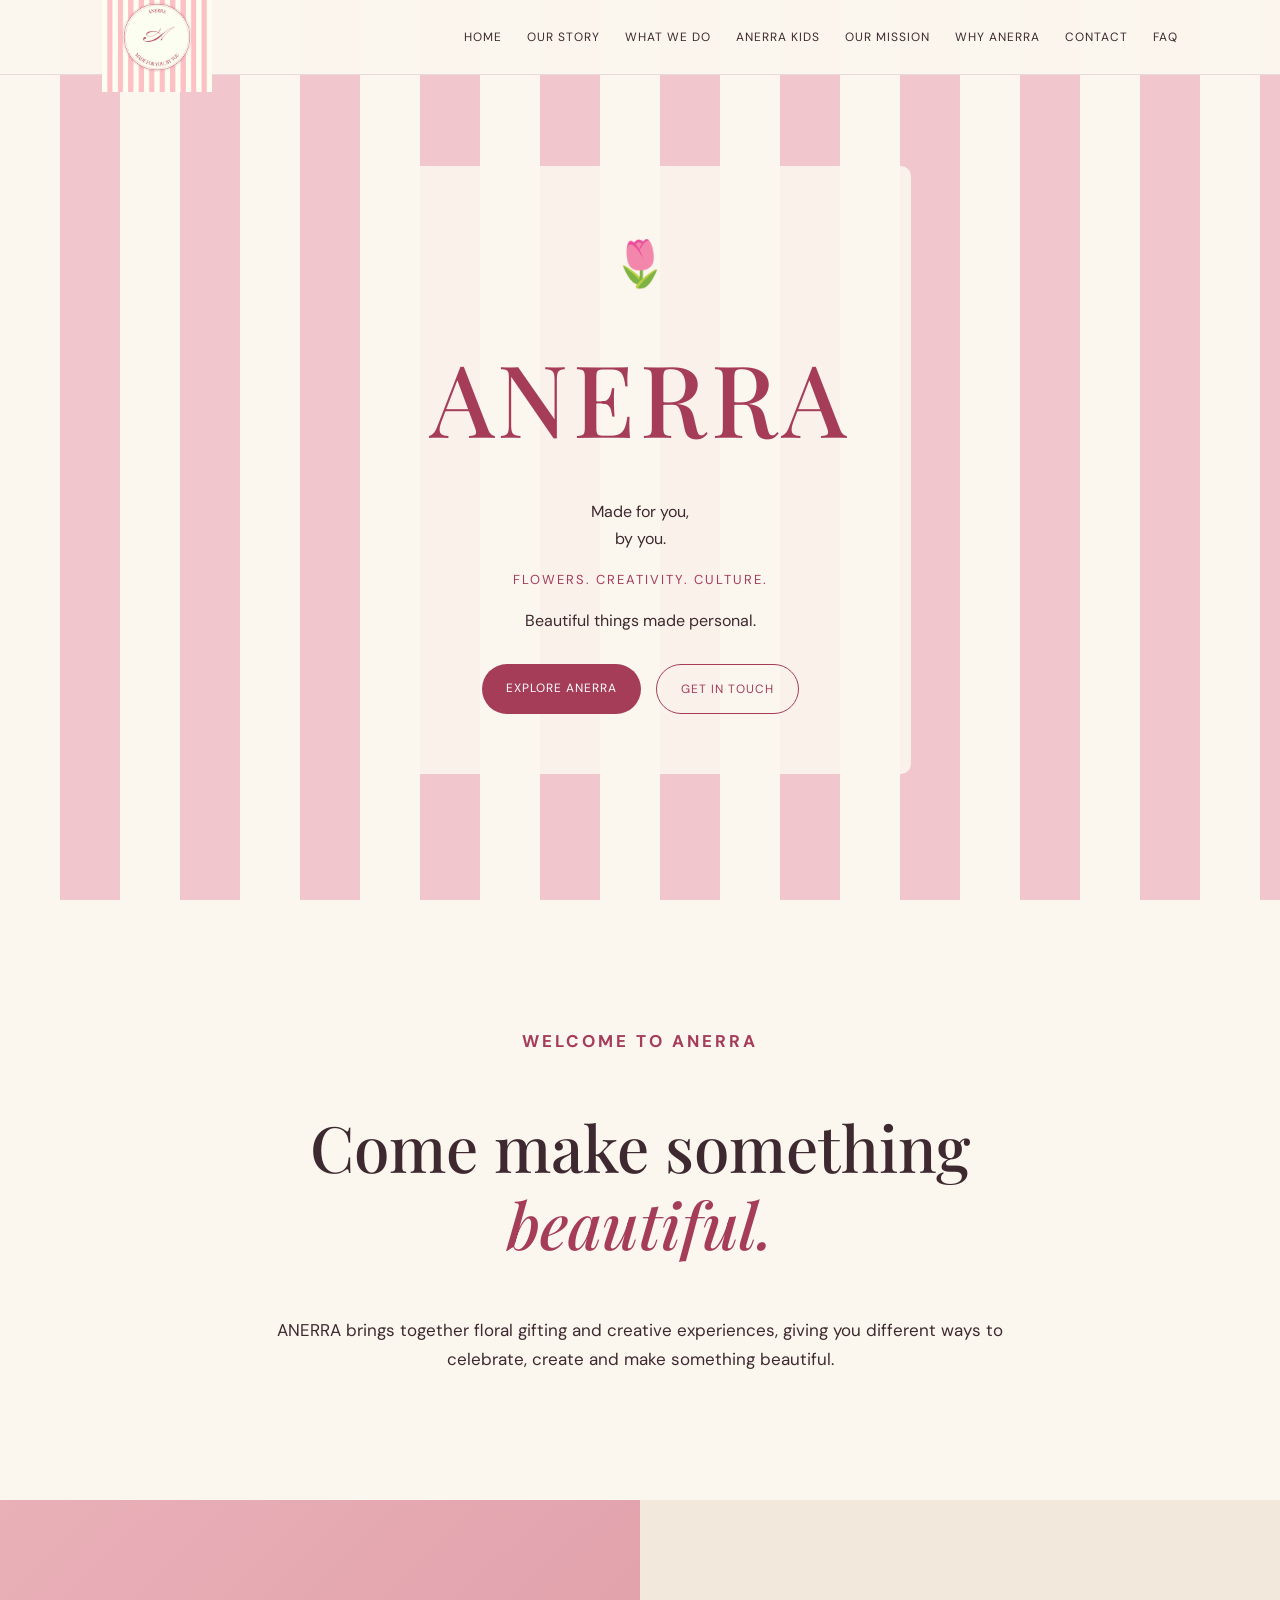
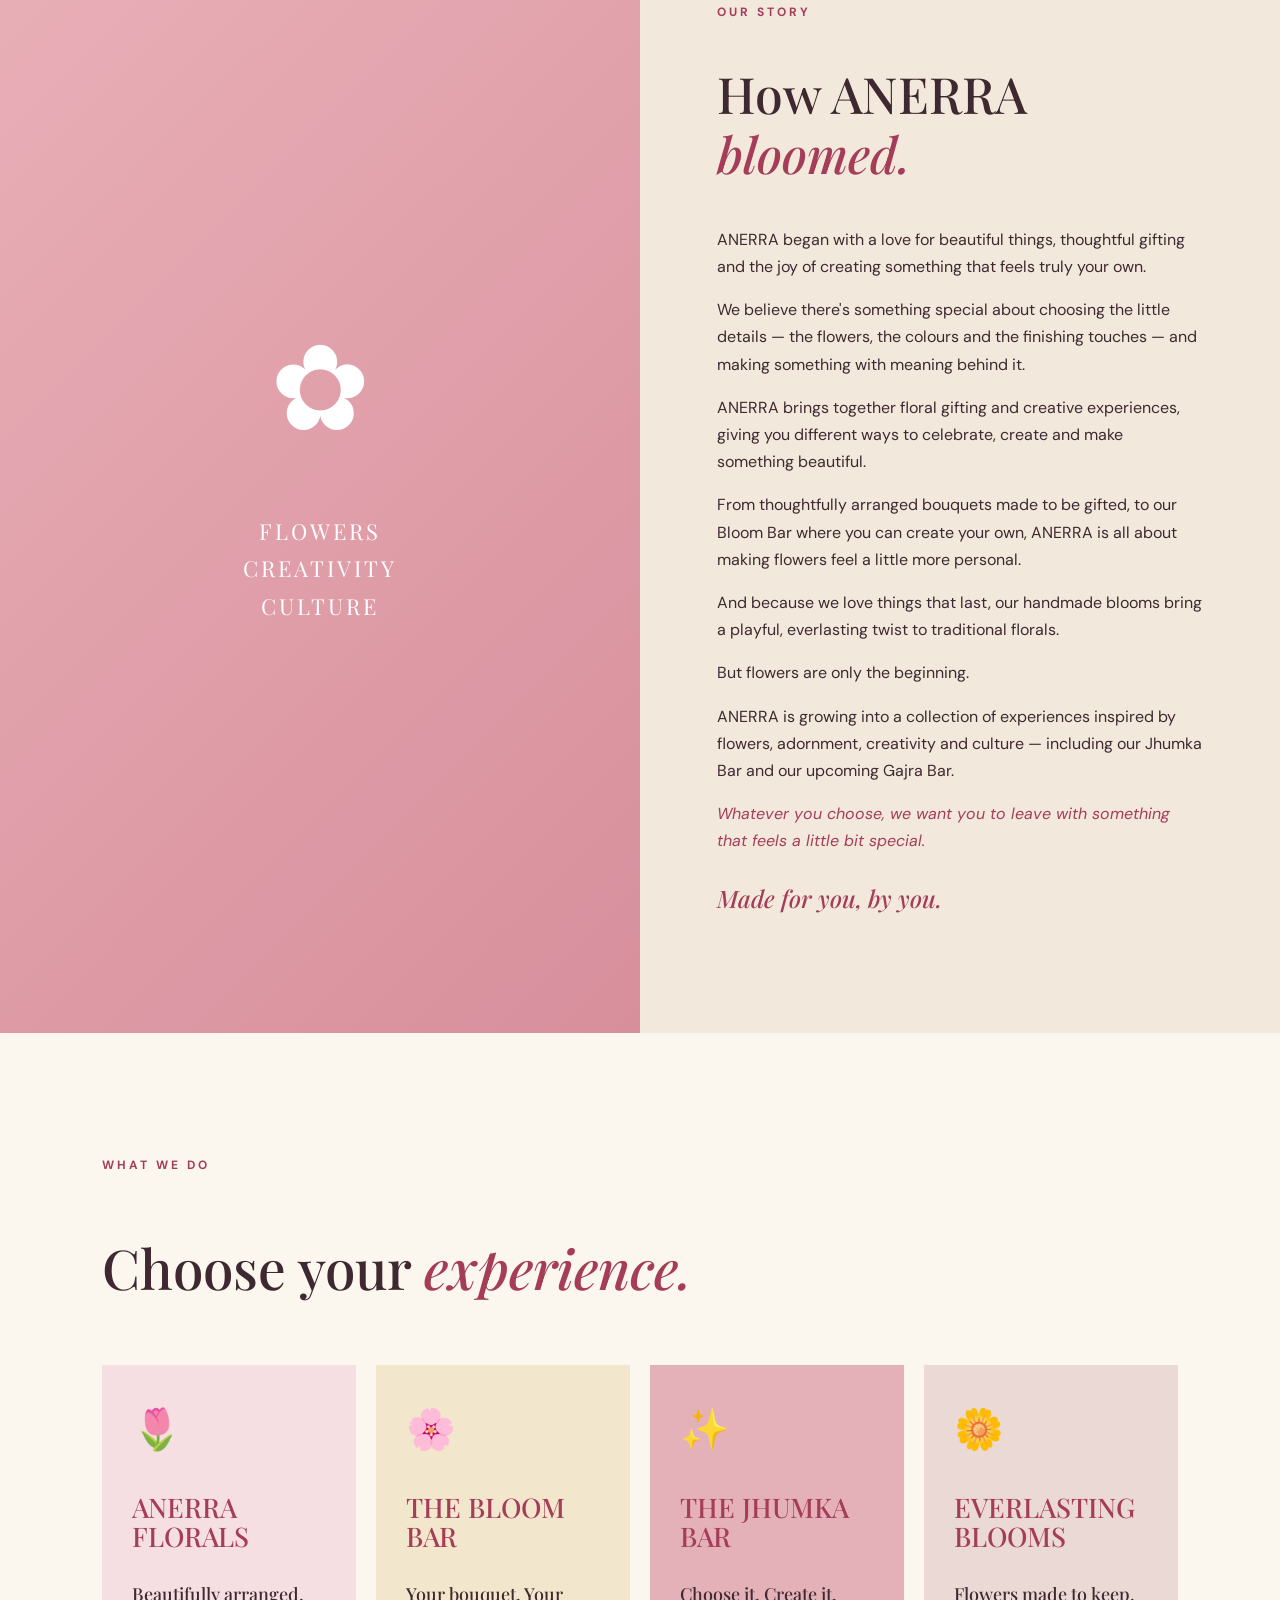
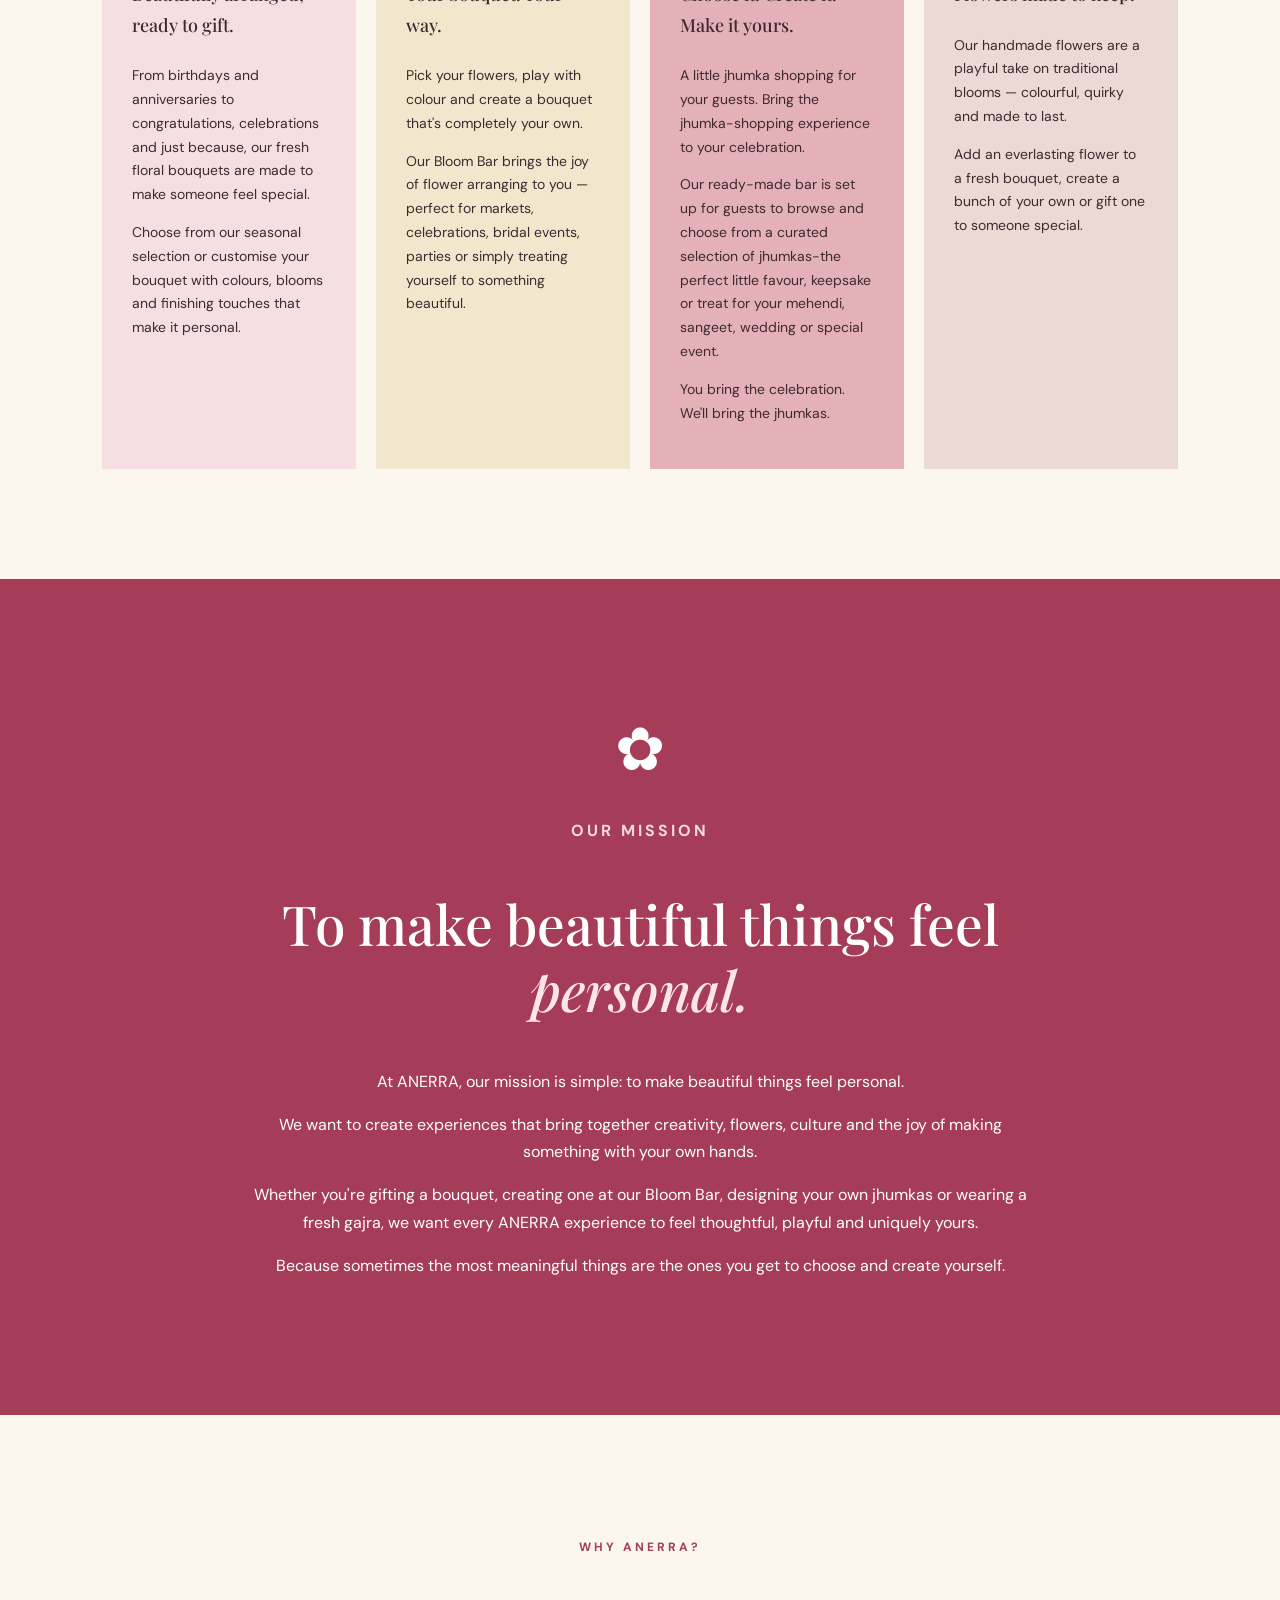
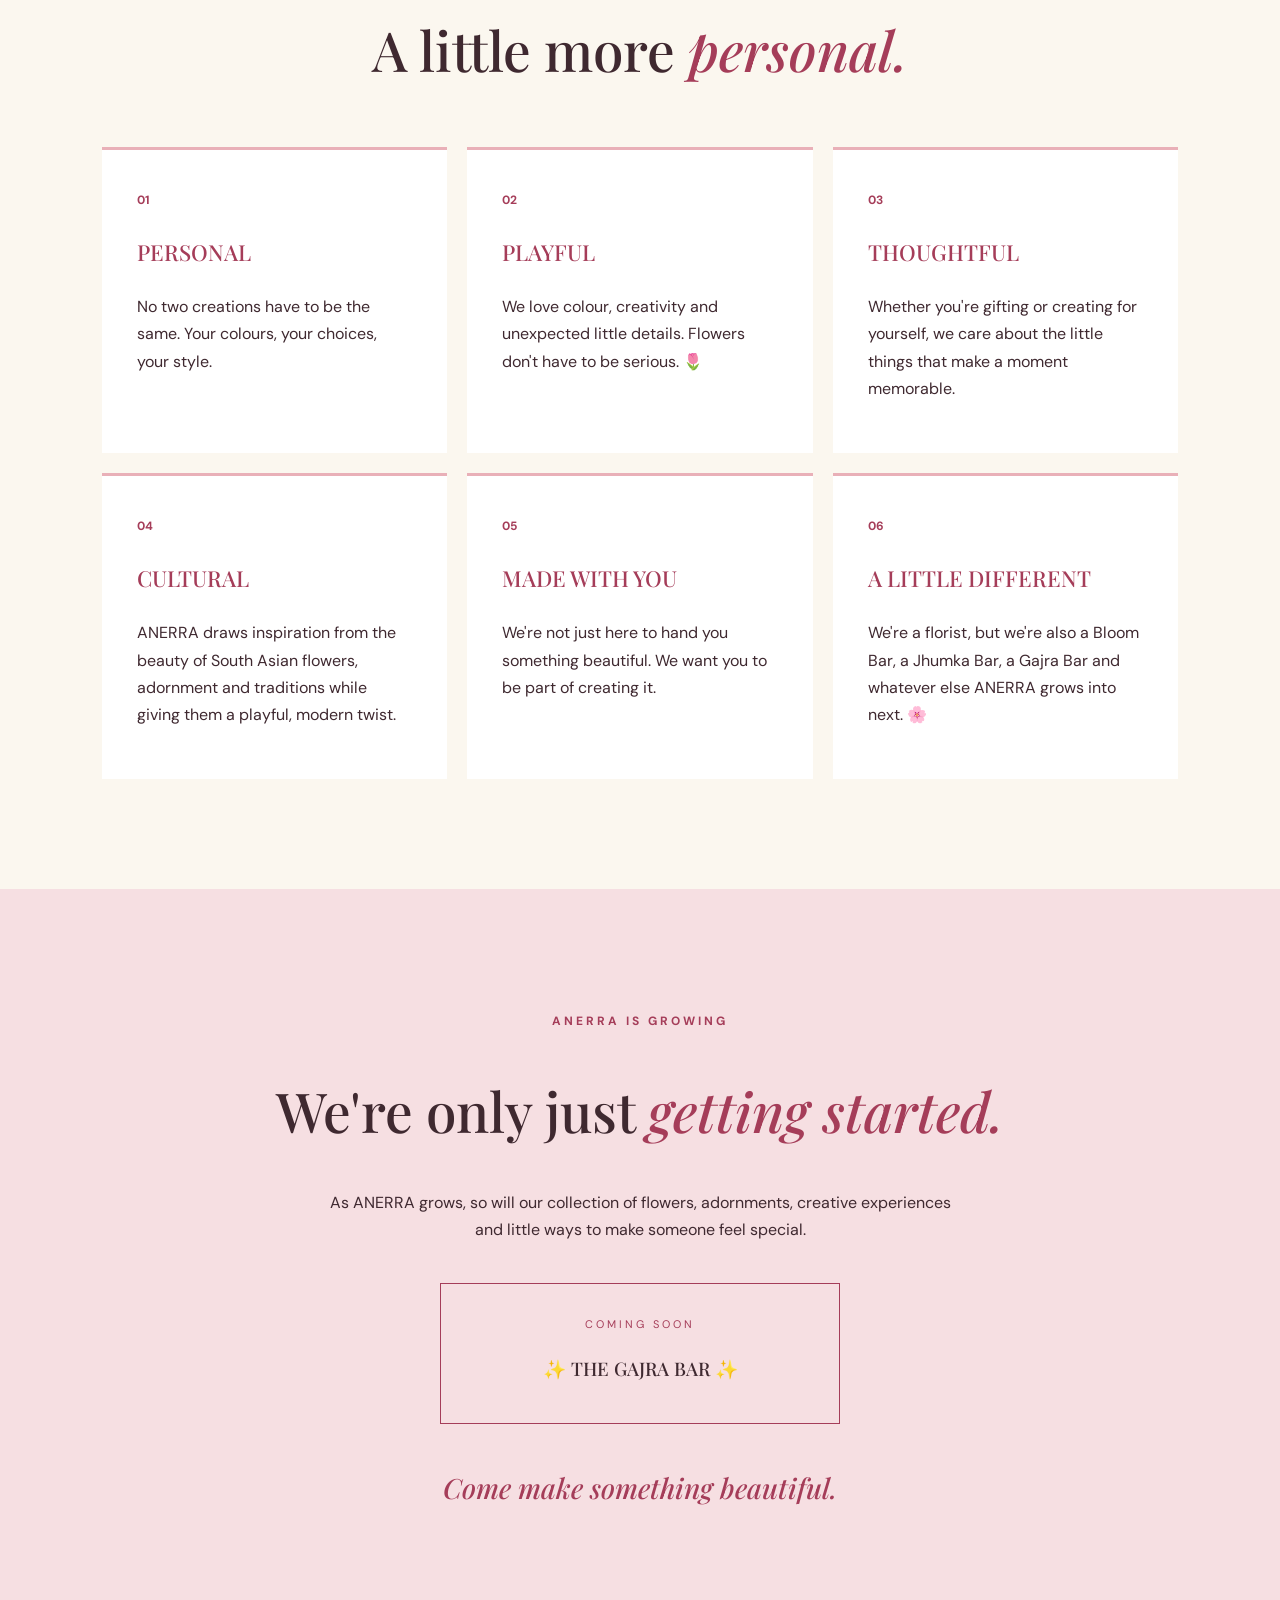
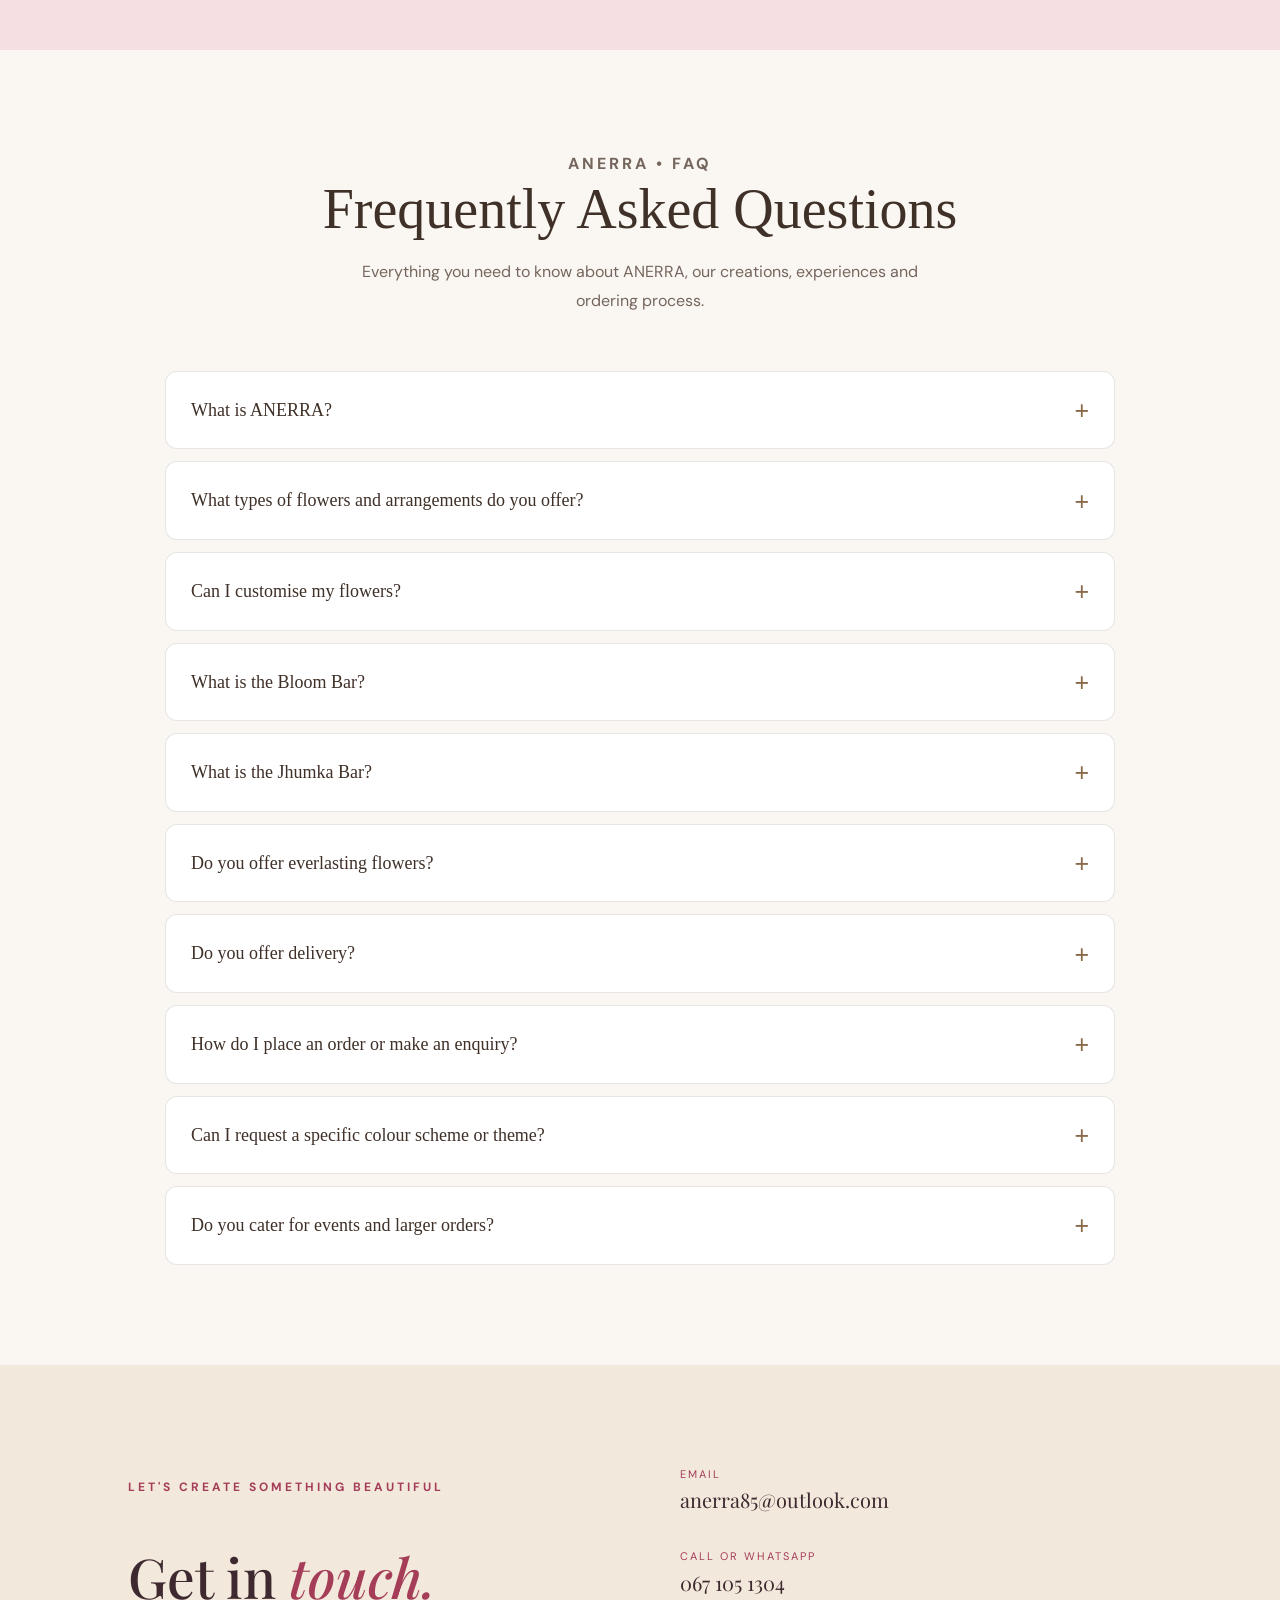
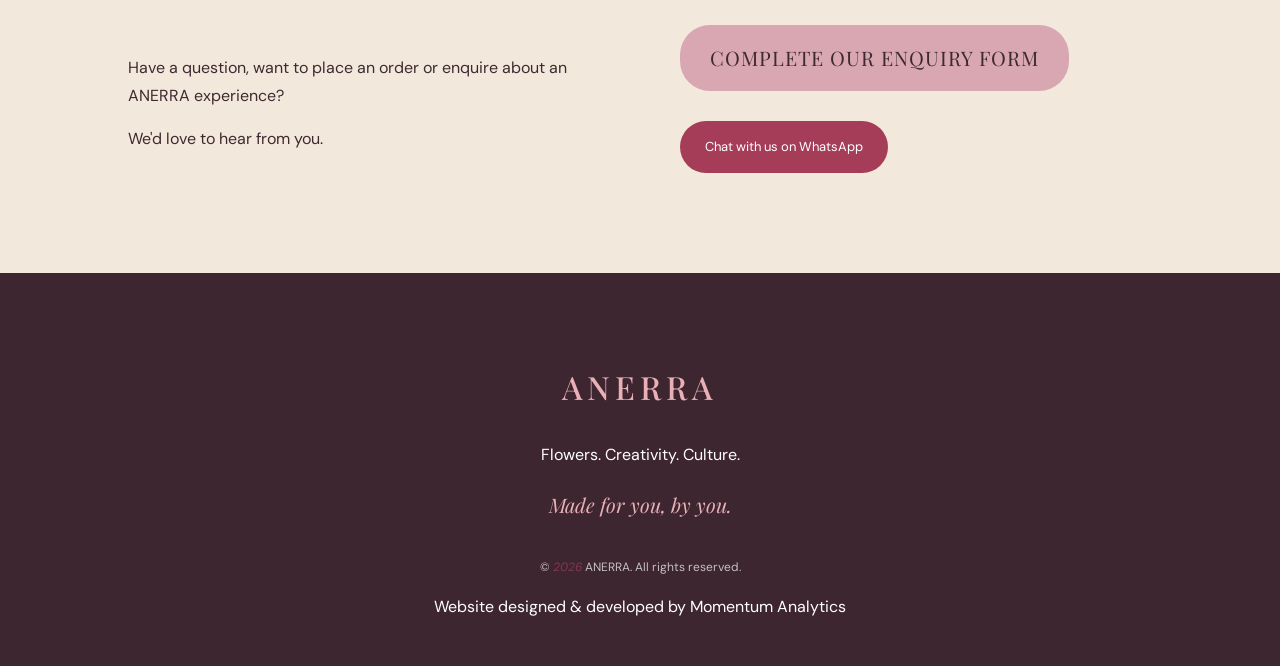
<file: index.html>
<!DOCTYPE html>
<html lang="en">
<head>
    
    <meta charset="UTF-8">
    <meta name="viewport" content="width=device-width, initial-scale=1.0">

    <meta name="description" content="ANERRA offers beautiful flowers, floral gifting, custom gifts and creative experiences. Made for you, by you.">

    <meta name="keywords" content="ANERRA, flowers, floral gifts, flower gifting, custom gifts, creative gifts, flowers South Africa">

    <meta name="author" content="ANERRA">

    <title>ANERRA | Flowers, Gifting & Beautiful Experiences</title>

    <meta property="og:title" content="ANERRA | Made for you, by you">
    <meta property="og:description" content="Flowers. Creativity. Culture. Beautiful things made personal.">
    <meta property="og:image" content="https://www.anerra.co.za/anerra-logo.jpg">
    <meta property="og:url" content="https://www.anerra.co.za">
    <meta property="og:type" content="website">
<link rel="canonical" href="https://www.anerra.co.za/">
    <link rel="stylesheet" href="style.css">
    
</head>

<body>

    <!-- NAVIGATION -->
    <header>
        <div class="logo">
    <img src="anerra-logo.jpg" alt="ANERRA Logo">
</div>

        <nav id="navMenu">
            <a href="#home">Home</a>
            <a href="#story">Our Story</a>
            <a href="#services">What We Do</a>
            <a href="anerra-kids.html">ANERRA Kids</a>
            <a href="#mission">Our Mission</a>
            <a href="#why">Why ANERRA</a>
            <a href="#contact">Contact</a>
            <a href="#faq">FAQ</a>
        </nav>

        <button class="menu-button" onclick="toggleMenu()">☰</button>
    </header>


    <!-- HERO SECTION -->
    <section id="home" class="hero">

        <div class="hero-content">

            <div class="flower-icon">🌷</div>

            <h1>ANERRA</h1>
            <p>Made for you,<br>by you.</p>
            

            <p class="hero-text">
                Flowers. Creativity. Culture.
            </p>

            <p>
                Beautiful things made personal.
            </p>

            <div class="hero-buttons">
                <a href="#services" class="btn primary">
                    Explore ANERRA
                </a>

                <a href="#contact" class="btn secondary">
                    Get in Touch
                </a>
            </div>

        </div>

    </section>


    <!-- INTRO -->
    <section class="intro">

        <p class="section-title">
            WELCOME TO ANERRA
        </p>

        <h2>
            Come make something
            <span>beautiful.</span>
        </h2>

        <p>
            ANERRA brings together floral gifting and creative
            experiences, giving you different ways to celebrate,
            create and make something beautiful.
        </p>

    </section>


    <!-- OUR STORY -->
    <section id="story" class="story">

        <div class="story-left">

            <div class="big-flower">✿</div>

            <p>
                FLOWERS<br>
                CREATIVITY<br>
                CULTURE
            </p>

        </div>


        <div class="story-right">

            <p class="section-title">
                OUR STORY
            </p>

            <h2>
                How ANERRA
                <span>bloomed.</span>
            </h2>

            <p>
                ANERRA began with a love for beautiful things,
                thoughtful gifting and the joy of creating something
                that feels truly your own.
            </p>

            <p>
                We believe there's something special about choosing
                the little details — the flowers, the colours and
                the finishing touches — and making something with
                meaning behind it.
            </p>

            <p>
                ANERRA brings together floral gifting and creative
                experiences, giving you different ways to celebrate,
                create and make something beautiful.
            </p>

            <p>
                From thoughtfully arranged bouquets made to be gifted,
                to our Bloom Bar where you can create your own,
                ANERRA is all about making flowers feel a little
                more personal.
            </p>

            <p>
                And because we love things that last, our handmade
                blooms bring a playful, everlasting
                twist to traditional florals.
            </p>

            <p>
                But flowers are only the beginning.
            </p>

            <p>
                ANERRA is growing into a collection of experiences
                inspired by flowers, adornment, creativity and culture
                — including our Jhumka Bar and our upcoming Gajra Bar.
            </p>

            <p class="highlight">
                Whatever you choose, we want you to leave with
                something that feels a little bit special.
            </p>

            <h3>
                Made for you, by you.
            </h3>

        </div>

    </section>


    <!-- WHAT WE DO -->
    <section id="services" class="services">

        <p class="section-title">
            WHAT WE DO
        </p>

        <h2>
            Choose your
            <span>experience.</span>
        </h2>


        <div class="service-grid">


            <!-- ANERRA FLORALS -->
            <div class="service-card">

                <div class="service-icon">🌷</div>

                <h3>ANERRA FLORALS</h3>

                <h4>
                    Beautifully arranged,
                    ready to gift.
                </h4>

                <p>
                    From birthdays and anniversaries to congratulations,
                    celebrations and just because, our fresh floral
                    bouquets are made to make someone feel special.
                </p>

                <p>
                    Choose from our seasonal selection or customise
                    your bouquet with colours, blooms and finishing
                    touches that make it personal.
                </p>

            </div>


            <!-- BLOOM BAR -->
            <div class="service-card">

                <div class="service-icon">🌸</div>

                <h3>THE BLOOM BAR</h3>

                <h4>
                    Your bouquet.
                    Your way.
                </h4>

                <p>
                    Pick your flowers, play with colour and create
                    a bouquet that's completely your own.
                </p>

                <p>
                    Our Bloom Bar brings the joy of flower arranging
                    to you — perfect for markets, celebrations,
                    bridal events, parties or simply treating yourself
                    to something beautiful.
                </p>

            </div>


            <!-- JHUMKA BAR -->
            <div class="service-card">

                <div class="service-icon">✨</div>

                <h3>THE JHUMKA BAR</h3>

                <h4>
                    Choose it.
                    Create it.
                    Make it yours.
                </h4>

                <p>
                    A little jhumka shopping for your guests.
                    Bring the jhumka-shopping experience to your celebration.
                </p>

                <p>
                    Our ready-made bar is set up for guests to browse
                    and choose from a curated selection of jhumkas-the perfect little favour,
                    keepsake or treat for your mehendi, sangeet, wedding or special event.
                </p>

                <p>
                    You bring the celebration.
                We'll bring the jhumkas.
                </p>

            </div>


            <!-- EVERLASTING BLOOMS -->
            <div class="service-card">

                <div class="service-icon">🌼</div>

                <h3>EVERLASTING BLOOMS</h3>

                <h4>
                    Flowers made to keep.
                </h4>

                <p>
                    Our handmade flowers are a playful take on
                    traditional blooms — colourful, quirky and
                    made to last.
                </p>

                <p>
                    Add an everlasting flower to a fresh bouquet,
                    create a bunch of your own or gift one to
                    someone special.
                </p>

            </div>

        </div>

    </section>


    <!-- MISSION -->
    <section id="mission" class="mission">

        <div class="mission-content">

            <div class="mission-flower">✿</div>

            <p class="section-title light">
                OUR MISSION
            </p>

            <h2>
                To make beautiful things
                feel <span>personal.</span>
            </h2>

            <p>
                At ANERRA, our mission is simple:
                to make beautiful things feel personal.
            </p>

            <p>
                We want to create experiences that bring together
                creativity, flowers, culture and the joy of making
                something with your own hands.
            </p>

            <p>
                Whether you're gifting a bouquet, creating one at
                our Bloom Bar, designing your own jhumkas or wearing
                a fresh gajra, we want every ANERRA experience to
                feel thoughtful, playful and uniquely yours.
            </p>

            <p>
                Because sometimes the most meaningful things are the
                ones you get to choose and create yourself.
            </p>

        </div>

    </section>


    <!-- WHY ANERRA -->
    <section id="why" class="why">

        <p class="section-title">
            WHY ANERRA?
        </p>

        <h2>
            A little more
            <span>personal.</span>
        </h2>


        <div class="why-grid">


            <div class="why-card">

                <span>01</span>

                <h3>PERSONAL</h3>

                <p>
                    No two creations have to be the same.
                    Your colours, your choices, your style.
                </p>

            </div>


            <div class="why-card">

                <span>02</span>

                <h3>PLAYFUL</h3>

                <p>
                    We love colour, creativity and unexpected
                    little details. Flowers don't have to
                    be serious. 🌷
                </p>

            </div>


            <div class="why-card">

                <span>03</span>

                <h3>THOUGHTFUL</h3>

                <p>
                    Whether you're gifting or creating for yourself,
                    we care about the little things that make a
                    moment memorable.
                </p>

            </div>


            <div class="why-card">

                <span>04</span>

                <h3>CULTURAL</h3>

                <p>
                    ANERRA draws inspiration from the beauty of
                    South Asian flowers, adornment and traditions
                    while giving them a playful, modern twist.
                </p>

            </div>


            <div class="why-card">

                <span>05</span>

                <h3>MADE WITH YOU</h3>

                <p>
                    We're not just here to hand you something
                    beautiful. We want you to be part of creating it.
                </p>

            </div>


            <div class="why-card">

                <span>06</span>

                <h3>A LITTLE DIFFERENT</h3>

                <p>
                    We're a florist, but we're also a Bloom Bar,
                    a Jhumka Bar, a Gajra Bar and whatever else
                    ANERRA grows into next. 🌸
                </p>

            </div>

        </div>

    </section>


    <!-- ANERRA IS GROWING -->
    <section class="growing">

        <p class="section-title">
            ANERRA IS GROWING
        </p>

        <h2>
            We're only just
            <span>getting started.</span>
        </h2>

        <p>
            As ANERRA grows, so will our collection of flowers,
            adornments, creative experiences and little ways to
            make someone feel special.
        </p>

        <div class="coming-soon">

            <p>COMING SOON</p>

            <h3>
                ✨ THE GAJRA BAR ✨
            </h3>

        </div>

        <h3 class="make-beautiful">
            Come make something beautiful.
        </h3>

    </section>

    <!-- FAQ SECTION START --> 
    <section class="anerra-faq" id="faq">
  <div class="faq-container">

    <div class="faq-heading">
      <p class="faq-eyebrow">ANERRA • FAQ</p>
      <h2>Frequently Asked Questions</h2>
      <p>
        Everything you need to know about ANERRA, our creations,
        experiences and ordering process.
      </p>
    </div>

    <div class="faq-list">

      <details class="faq-item">
        <summary>What is ANERRA?</summary>
        <div class="faq-answer">
          <p>
            ANERRA is a creative floral brand offering personalised floral
            arrangements, floral experiences and culturally inspired creations
            designed to make special moments memorable.
          </p>
        </div>
      </details>

      <details class="faq-item">
        <summary>What types of flowers and arrangements do you offer?</summary>
        <div class="faq-answer">
          <p>
            We offer a range of fresh and everlasting floral arrangements,
            with designs that can be personalised to suit your occasion,
            style and preferences.
          </p>
        </div>
      </details>

      <details class="faq-item">
        <summary>Can I customise my flowers?</summary>
        <div class="faq-answer">
          <p>
            Yes. ANERRA is all about personalisation. You can discuss your
            preferred colours, flowers, style, size and overall look with us.
          </p>
        </div>
      </details>

      <details class="faq-item">
        <summary>What is the Bloom Bar?</summary>
        <div class="faq-answer">
          <p>
            The Bloom Bar is a creative floral experience where you can have
            fun designing and creating your own floral arrangement.
          </p>
        </div>
      </details>

      <details class="faq-item">
        <summary>What is the Jhumka Bar?</summary>
        <div class="faq-answer">
          <p>
            The Jhumka Bar is a creative experience inspired by traditional
            South Asian jewellery, allowing you to explore and personalise
            jhumka designs.
          </p>
        </div>
      </details>

      <details class="faq-item">
        <summary>Do you offer everlasting flowers?</summary>
        <div class="faq-answer">
          <p>
            Yes. Our Everlasting Blooms are designed to provide a longer-lasting
            alternative to fresh flowers, making them ideal as keepsakes or
            meaningful gifts.
          </p>
        </div>
      </details>

      <details class="faq-item">
        <summary>Do you offer delivery?</summary>
        <div class="faq-answer">
          <p>
            Delivery options depend on your location and the type of order.
            Please contact us with your requirements so we can confirm
            availability.
          </p>
        </div>
      </details>

      <details class="faq-item">
        <summary>How do I place an order or make an enquiry?</summary>
        <div class="faq-answer">
          <p>
            Simply contact ANERRA through the enquiry form, WhatsApp or the
            contact details provided on our website. Tell us what you're
            looking for and we'll assist you from there.
          </p>
        </div>
      </details>

      <details class="faq-item">
        <summary>Can I request a specific colour scheme or theme?</summary>
        <div class="faq-answer">
          <p>
            Yes. Let us know your preferred colours, theme or inspiration,
            and we'll do our best to create something that reflects your vision.
          </p>
        </div>
      </details>

      <details class="faq-item">
        <summary>Do you cater for events and larger orders?</summary>
        <div class="faq-answer">
          <p>
            Yes. If you're planning an event or require multiple arrangements,
            contact us with the details and we'll discuss your requirements.
          </p>
        </div>
      </details>

    </div>

    
</section>
    <!-- CONTACT -->
    <section id="contact" class="contact">

        <div class="contact-left">

            <p class="section-title">
                LET'S CREATE SOMETHING BEAUTIFUL
            </p>

            <h2>
                Get in
                <span>touch.</span>
            </h2>

            <p>
                Have a question, want to place an order or enquire
                about an ANERRA experience?
            </p>

            <p>
                We'd love to hear from you.
            </p>

        </div>


        <div class="contact-right">

            <div class="contact-item">

                <small>EMAIL</small>

                <a href="mailto:anerra85@outlook.com">
                    anerra85@outlook.com
                </a>

            </div>


            <div class="contact-item">

                <small>CALL OR WHATSAPP</small>

                <a href="tel:+27671051304">
                    067 105 1304
                </a>
<div class="contact-form">
    <a 
    href="https://forms.cloud.microsoft/Pages/ResponsePage.aspx?id=DQSIkWdsW0yxEjajBLZtrQAAAAAAAAAAAAMAAbWngcNUODVRSzFQTEZISlQ4MjRUTUg4UUhLSzVNRi4u"
    class="form-btn"
    target="_blank">
    COMPLETE OUR ENQUIRY FORM
</a>
</div>
            </div>


            <a
                href="https://wa.me/27671051304?text=Hello%20ANERRA%2C%20I%20would%20like%20to%20enquire."
                class="whatsapp-btn"
                target="_blank">

                Chat with us on WhatsApp

            </a>

        </div>

    </section>


    <!-- FOOTER -->
    <footer>

        <h2>ANERRA</h2>

        <p>
            Flowers. Creativity. Culture.
        </p>

        <p class="footer-slogan">
            Made for you, by you.
        </p>

        <p class="copyright">
            © <span id="year"></span> ANERRA.
            All rights reserved.
        </p>
        <p class="managed-by">Website designed & developed by Momentum Analytics</p>

    </footer>


    <script src="script.js"></script>

</body>
</html>
</file>
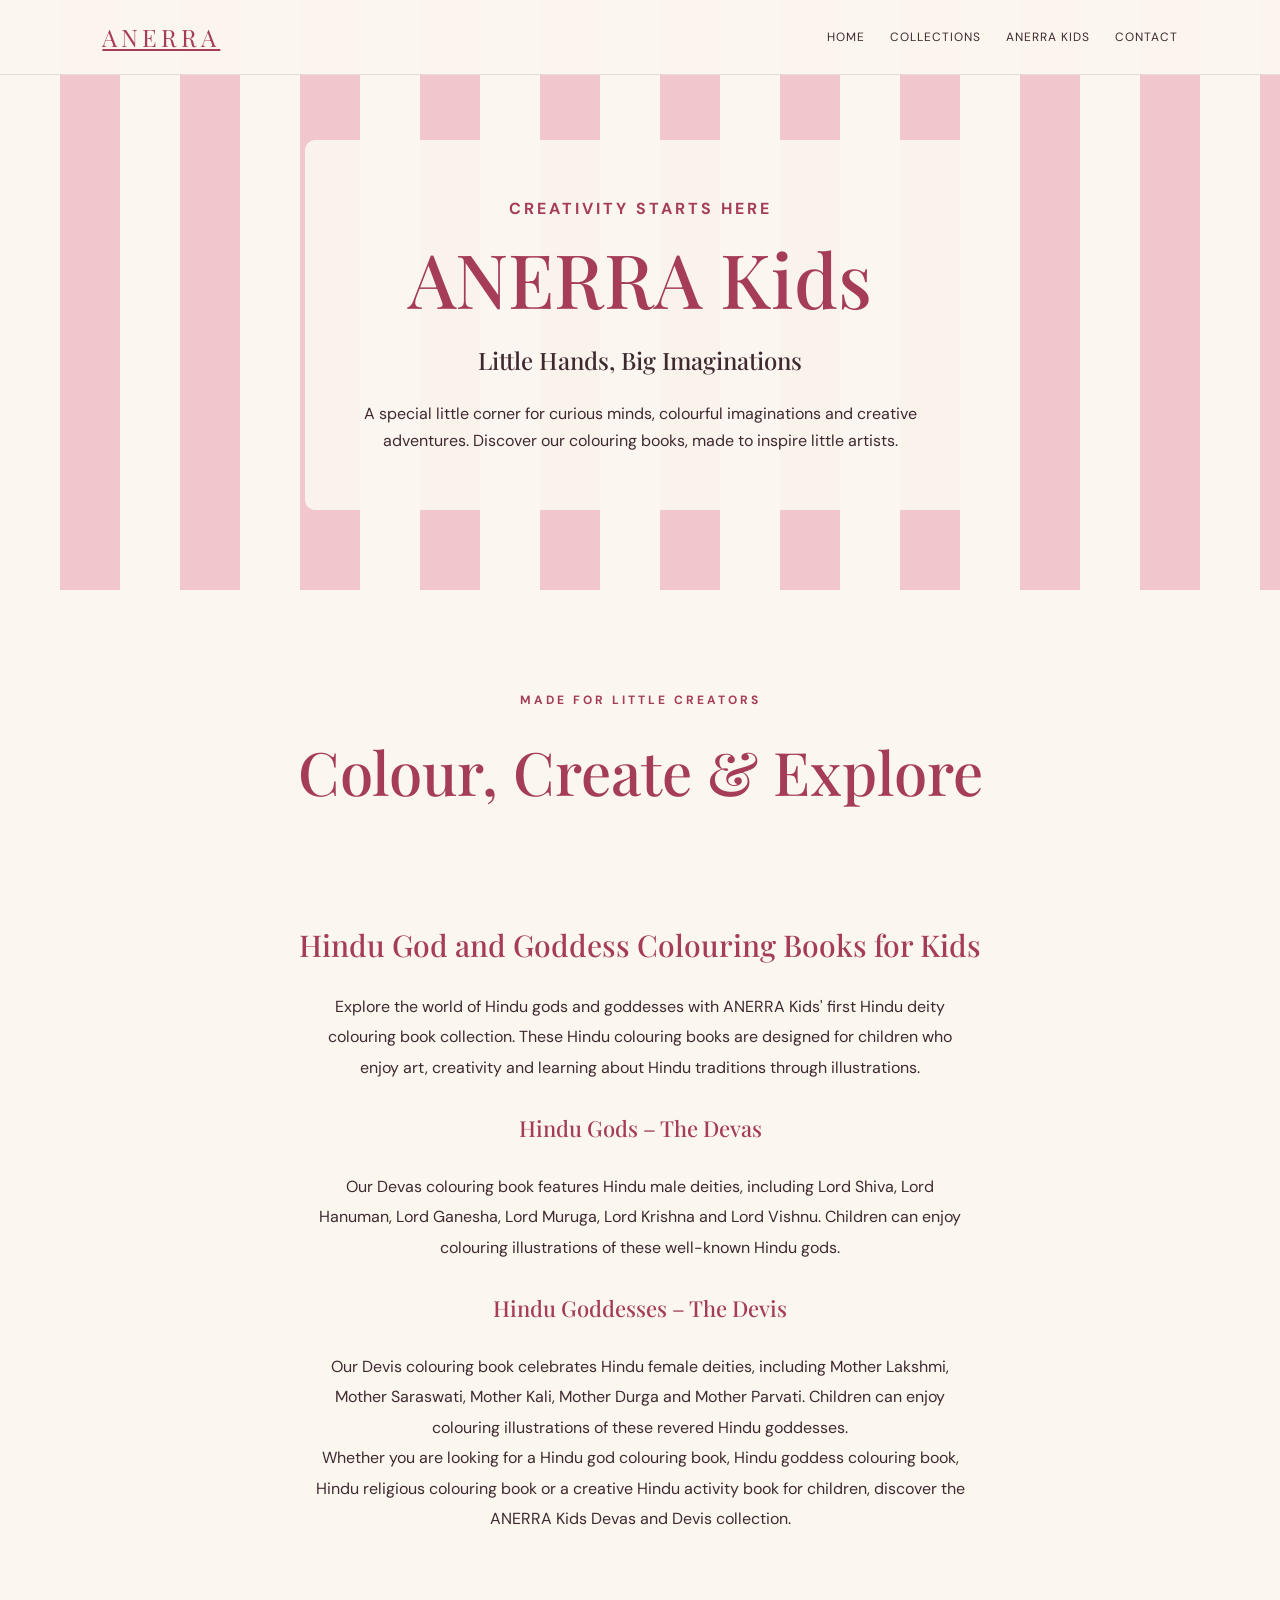
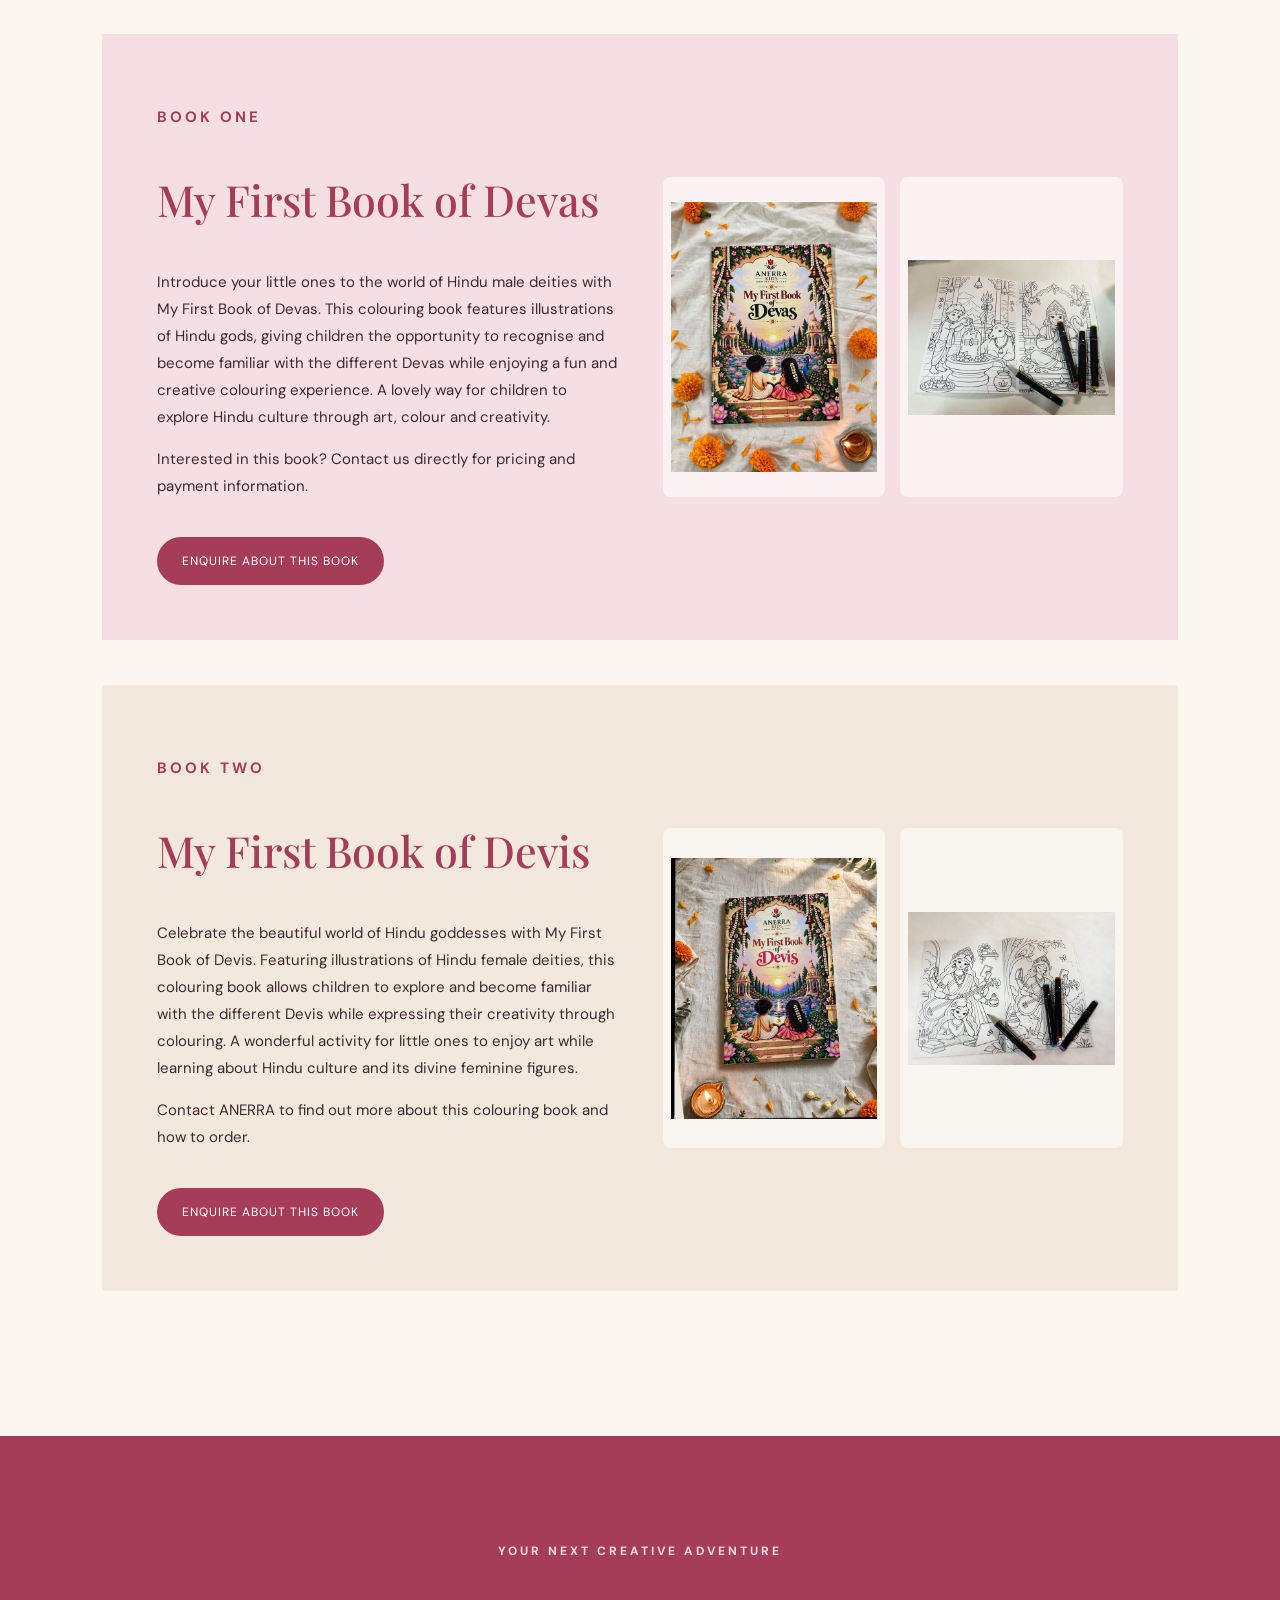
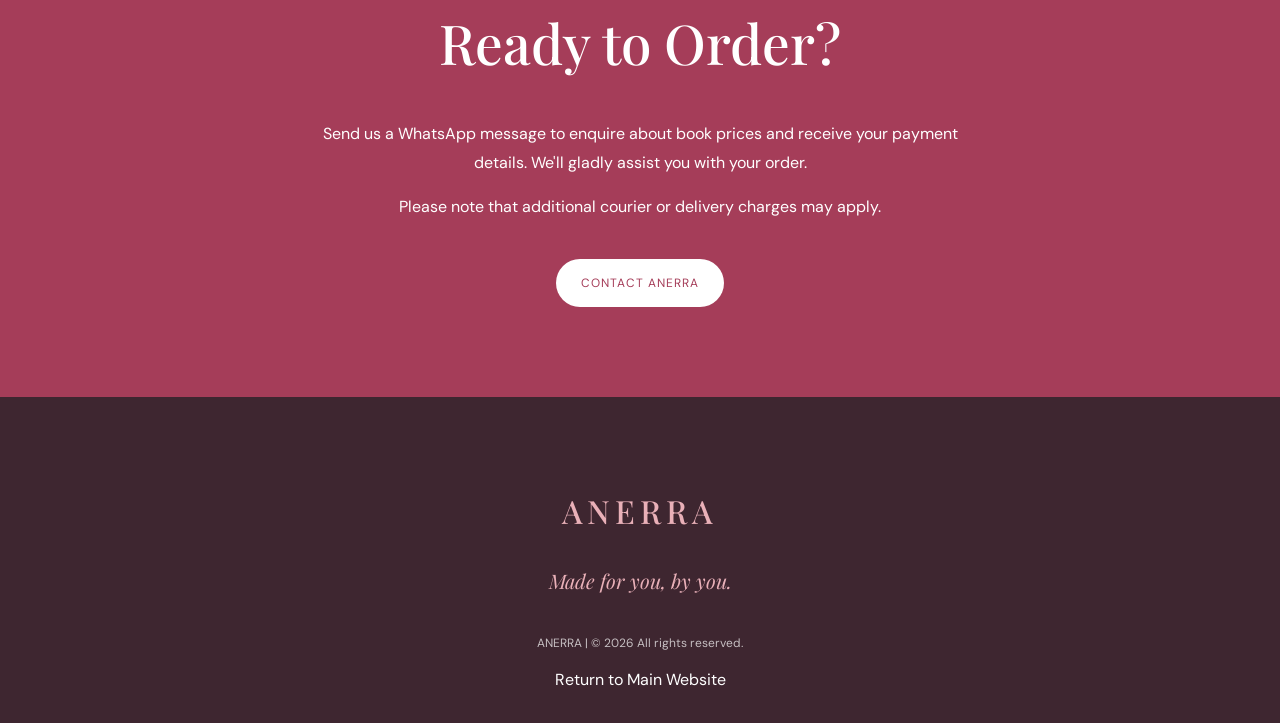
<file: anerra-kids.html>
<!DOCTYPE html>
<html lang="en">

<head>
    <meta charset="UTF-8">
    <meta name="viewport" content="width=device-width, initial-scale=1.0">

    <title>Hindu God Colouring Books for Kids | ANERRA Kids</title>

<meta name="description" content="Explore ANERRA Kids' Hindu deity colouring books featuring Lord Shiva, Krishna, Ganesha, Hanuman, Vishnu, Muruga, and goddesses Lakshmi, Saraswati, Kali, Durga and Parvati.">

<meta name="robots" content="index, follow">

<link rel="canonical" href="https://www.anerra.co.za/anerra-kids">

<meta name="author" content="ANERRA">

<meta property="og:type" content="website">
<meta property="og:title" content="Hindu God and Goddess Colouring Books for Kids | ANERRA">
<meta property="og:description" content="Discover Hindu Devas and Devis through ANERRA Kids' creative colouring book collection.">
<meta property="og:url" content="https://www.anerra.co.za/anerra-kids">
<meta property="og:site_name" content="ANERRA">

    <link rel="stylesheet" href="style.css">
</head>

<body>

<!-- HEADER -->

<header>

    <a href="index.html" class="logo">
        ANERRA
    </a>

    <button class="menu-button"
            onclick="toggleMenu()"
            aria-label="Open navigation menu">
        ☰
    </button>

    <nav id="navMenu">
        <a href="index.html">Home</a>
        <a href="index.html#services">Collections</a>
        <a href="anerra-kids.html">ANERRA Kids</a>
        <a href="index.html#contact">Contact</a>
    </nav>

</header>


<main>

    <!-- HERO SECTION -->

    <section class="kids-hero">

        <div class="kids-hero-content">

            <p class="section-title">
                CREATIVITY STARTS HERE
            </p>

            <h1>ANERRA Kids</h1>

            <h2>Little Hands, Big Imaginations</h2>

            <p>
                A special little corner for curious minds,
                colourful imaginations and creative adventures.
                Discover our colouring books, made to inspire
                little artists.
            </p>

        </div>

    </section>


    <!-- BOOK COLLECTION -->

    <section class="kids-collection">

        <div class="kids-heading">

            <p class="section-title">
                MADE FOR LITTLE CREATORS
            </p>

            <h2>Colour, Create & Explore</h2>

            <p>
 <section class="kids-seo-content">
  <h2>Hindu God and Goddess Colouring Books for Kids</h2>

  <p>
    Explore the world of Hindu gods and goddesses with
    ANERRA Kids' first Hindu deity colouring book collection.
    These Hindu colouring books are designed for children
    who enjoy art, creativity and learning about Hindu
    traditions through illustrations.
  </p>

  <h3>Hindu Gods – The Devas</h3>

  <p>
    Our Devas colouring book features Hindu male deities,
    including Lord Shiva, Lord Hanuman, Lord Ganesha,
    Lord Muruga, Lord Krishna and Lord Vishnu.
    Children can enjoy colouring illustrations of these
    well-known Hindu gods.
  </p>

  <h3>Hindu Goddesses – The Devis</h3>

  <p>
    Our Devis colouring book celebrates Hindu female
    deities, including Mother Lakshmi, Mother Saraswati,
    Mother Kali, Mother Durga and Mother Parvati.
    Children can enjoy colouring illustrations of these
    revered Hindu goddesses.
  </p>

  <p>
    Whether you are looking for a Hindu god colouring book,
    Hindu goddess colouring book, Hindu religious colouring
    book or a creative Hindu activity book for children,
    discover the ANERRA Kids Devas and Devis collection.
  </p>
</section>

        </div>


        <!-- DEVAS BOOK -->

        <article class="kids-book">

            <div class="kids-book-info">

                <p class="section-title">
                    BOOK ONE
                </p>

                <h3>My First Book of Devas</h3>

                <p>
                   Introduce your little ones to the world of Hindu male deities with My First Book of Devas.

This colouring book features illustrations of Hindu gods, giving children the opportunity to recognise and become familiar with the different Devas while enjoying a fun and creative colouring experience.

A lovely way for children to explore Hindu culture through art, colour and creativity.
                </p>

                <p>
                    Interested in this book? Contact us directly
                    for pricing and payment information.
                </p>

                <a class="kids-enquire"
                   href="https://wa.me/27671051304?text=Hello%20ANERRA!%20I%20would%20like%20to%20enquire%20about%20My%20First%20Book%20of%20Devas.">

                    Enquire About This Book

                </a>

            </div>


            <div class="kids-gallery">

                <img src="Devascoverpage1.jpg"
                     alt="My First Book of Devas cover">

                <img src="Devascoverpage2.jpg"
                     alt="My First Book of Devas second photograph">

            </div>

        </article>


        <!-- DEVIS BOOK -->

        <article class="kids-book">

            <div class="kids-book-info">

                <p class="section-title">
                    BOOK TWO
                </p>

                <h3>My First Book of Devis</h3>

                <p>
                    Celebrate the beautiful world of Hindu goddesses with My First Book of Devis.

Featuring illustrations of Hindu female deities, this colouring book allows children to explore and become familiar with the different Devis while expressing their creativity through colouring.

A wonderful activity for little ones to enjoy art while learning about Hindu culture and its divine feminine figures.
                </p>

                <p>
                    Contact ANERRA to find out more about
                    this colouring book and how to order.
                </p>

                <a class="kids-enquire"
                   href="https://wa.me/27671051304?text=Hello%20ANERRA!%20I%20would%20like%20to%20enquire%20about%20My%20First%20Book%20of%20Devis.">

                    Enquire About This Book

                </a>

            </div>


            <div class="kids-gallery">

                <img src="Deviscoverpage1.jpg"
                     alt="My First Book of Devis cover">

                <img src="Deviscoverpage2final.jpg"
                     alt="My First Book of Devis second photograph">

            </div>

        </article>

    </section>


    <!-- ORDER INFORMATION -->

    <section class="kids-delivery">

        <p class="section-title light">
            YOUR NEXT CREATIVE ADVENTURE
        </p>

        <h2>Ready to Order?</h2>

        <p>
            Send us a WhatsApp message to enquire about
            book prices and receive your payment details.
            We'll gladly assist you with your order.
        </p>

        <p>
            Please note that additional courier or
            delivery charges may apply.
        </p>

        <a class="kids-enquire"
           href="https://wa.me/27671051304?text=Hello%20ANERRA!%20I%20would%20like%20to%20enquire%20about%20ANERRA%20Kids.">

            Contact ANERRA

        </a>

    </section>

</main>


<!-- FOOTER -->

<footer>

    <h2>ANERRA</h2>

    <p class="footer-slogan">
        Made for you, by you.
    </p>

   

    <p class="copyright">
        ANERRA | © 2026 All rights reserved.
    </p>

    <a href="index.html"
       style="color:white; text-decoration:none;">

        Return to Main Website

    </a>

</footer>


<script src="script.js"></script>

</body>
</html>
</file>
<file: style.css>
@import url('https://fonts.googleapis.com/css2?family=DM+Sans:wght@400;500;600&family=Playfair+Display:ital,wght@0,500;0,600;1,500;1,600&display=swap');


/* =========================
   COLOURS
========================= */

:root {
    --cream: #fbf7ef;
    --cream-dark: #f2e9dc;
    --pink: #e9b0b8;
    --pink-light: #f6dfe2;
    --rose: #a53d59;
    --rose-dark: #76263d;
    --text: #3f2930;
    --white: #ffffff;
}


/* =========================
   GENERAL
========================= */

* {
    box-sizing: border-box;
}

html {
    scroll-behavior: smooth;
}

body {
    margin: 0;
    font-family: "DM Sans", sans-serif;
    background: var(--cream);
    color: var(--text);
    line-height: 1.7;
}

h1,
h2,
h3,
h4 {
    font-family: "Playfair Display", serif;
    font-weight: 500;
}

span {
    color: var(--rose);
    font-style: italic;
}

.section-title {
    color: var(--rose);
    font-size: 12px;
    font-weight: bold;
    letter-spacing: 3px;
}

.light {
    color: #f7dadd;
}


/* =========================
   HEADER
========================= */

header {
    position: fixed;
    top: 0;
    width: 100%;
    height: 75px;

    background: rgba(251, 247, 239, 0.96);

    display: flex;
    align-items: center;
    justify-content: space-between;

    padding: 0 8%;

    z-index: 1000;

    border-bottom: 1px solid #ead9da;
}

.logo {
    font-family: "Playfair Display", serif;

    font-size: 24px;

    letter-spacing: 4px;

    color: var(--rose);
}

nav {
    display: flex;
    gap: 25px;
}

nav a {
    text-decoration: none;

    color: var(--text);

    font-size: 12px;

    text-transform: uppercase;

    letter-spacing: 1px;
}

nav a:hover {
    color: var(--rose);
}

.menu-button {
    display: none;

    background: none;

    border: none;

    font-size: 26px;

    color: var(--rose);

    cursor: pointer;
}


/* =========================
   HERO
========================= */

.hero {

    min-height: 100vh;

    display: flex;

    align-items: center;

    justify-content: center;

    text-align: center;

    padding: 120px 20px 80px;

    background:

    repeating-linear-gradient(
        90deg,
        #fbf7ef 0px,
        #fbf7ef 60px,
        #f1c6cc 60px,
        #f1c6cc 120px
    );
}

.hero-content {

    background: rgba(251, 247, 239, 0.9);

    padding: 60px;

    max-width: 750px;

    border-radius: 10px;
}

.flower-icon {
    font-size: 45px;
}

.hero h1 {

    font-size: clamp(50px, 8vw, 100px);

    margin: 10px 0;

    letter-spacing: 5px;

    color: var(--rose);
}

.hero h2 {

    font-size: clamp(35px, 5vw, 65px);

    margin: 10px 0;
}

.hero-text {

    color: var(--rose);

    letter-spacing: 2px;

    font-size: 13px;

    text-transform: uppercase;
}

.hero-buttons {

    margin-top: 30px;

    display: flex;

    gap: 15px;

    justify-content: center;

    flex-wrap: wrap;
}


/* =========================
   BUTTONS
========================= */

.btn {

    padding: 14px 24px;

    border-radius: 30px;

    text-decoration: none;

    font-size: 12px;

    text-transform: uppercase;

    letter-spacing: 1px;

    transition: 0.3s;
}

.primary {

    background: var(--rose);

    color: white;
}

.primary:hover {

    background: var(--rose-dark);

    transform: translateY(-3px);
}

.secondary {

    border: 1px solid var(--rose);

    color: var(--rose);
}


/* =========================
   INTRO
========================= */

.intro {

    max-width: 850px;

    margin: auto;

    padding: 110px 25px;

    text-align: center;
}

.intro h2 {

    font-size: clamp(35px, 5vw, 65px);

    line-height: 1.2;
}

.intro p {

    font-size: 17px;
}


/* =========================
   STORY
========================= */

.story {

    display: grid;

    grid-template-columns: 1fr 1fr;

    background: var(--cream-dark);
}

.story-left {

    background:

    linear-gradient(
        135deg,
        var(--pink),
        #d78f9c
    );

    min-height: 600px;

    display: flex;

    flex-direction: column;

    align-items: center;

    justify-content: center;

    color: white;

    text-align: center;
}

.big-flower {

    font-size: 120px;
}

.story-left p {

    font-family: "Playfair Display";

    font-size: 22px;

    letter-spacing: 3px;
}

.story-right {

    padding: 90px 12%;
}

.story-right h2 {

    font-size: 50px;

    line-height: 1.2;
}

.story-right h3 {

    color: var(--rose);

    font-style: italic;

    font-size: 24px;
}

.highlight {

    font-style: italic;

    color: var(--rose);
}


/* =========================
   SERVICES
========================= */

.services {

    padding: 110px 8%;
}

.services > h2 {

    font-size: 55px;

    margin-bottom: 50px;
}

.service-grid {

    display: grid;

    grid-template-columns: repeat(4, 1fr);

    gap: 20px;
}

.service-card {

    padding: 30px;

    min-height: 430px;

    background: var(--pink-light);

    transition: 0.3s;
}

.service-card:nth-child(2) {

    background: #f2e7cc;
}

.service-card:nth-child(3) {

    background: #e4b1b9;
}

.service-card:nth-child(4) {

    background: #ead9d4;
}

.service-card:hover {

    transform: translateY(-8px);
}

.service-icon {

    font-size: 40px;

    margin-bottom: 30px;
}

.service-card h3 {

    font-size: 27px;

    color: var(--rose);

    line-height: 1.1;
}

.service-card h4 {

    font-size: 18px;
}

.service-card p {

    font-size: 14px;
}


/* =========================
   MISSION
========================= */

.mission {

    background: var(--rose);

    color: white;

    padding: 120px 20px;

    text-align: center;
}

.mission-content {

    max-width: 800px;

    margin: auto;
}

.mission-flower {

    font-size: 60px;
}

.mission h2 {

    font-size: 55px;

    line-height: 1.2;
}

.mission h2 span {

    color: #ffe4e8;
}

.mission p {

    font-size: 16px;
}


/* =========================
   WHY ANERRA
========================= */

.why {

    padding: 110px 8%;

    text-align: center;
}

.why > h2 {

    font-size: 55px;
}

.why-grid {

    margin-top: 50px;

    display: grid;

    grid-template-columns: repeat(3, 1fr);

    gap: 20px;
}

.why-card {

    background: white;

    padding: 35px;

    text-align: left;

    min-height: 230px;

    border-top: 3px solid var(--pink);
}

.why-card span {

    font-size: 12px;

    font-style: normal;

    font-weight: bold;
}

.why-card h3 {

    color: var(--rose);

    font-size: 22px;
}


/* =========================
   GROWING
========================= */

.growing {

    padding: 110px 20px;

    text-align: center;

    background: var(--pink-light);
}

.growing h2 {

    font-size: 55px;

    line-height: 1.2;
}

.growing > p:not(.section-title) {

    max-width: 650px;

    margin: auto;
}

.coming-soon {

    margin: 40px auto;

    padding: 20px;

    max-width: 400px;

    border: 1px solid var(--rose);
}

.coming-soon p {

    color: var(--rose);

    font-size: 11px;

    letter-spacing: 3px;
}

.make-beautiful {

    font-size: 28px;

    color: var(--rose);

    font-style: italic;
}


/* =========================
   CONTACT
========================= */

.contact {

    display: grid;

    grid-template-columns: 1fr 1fr;

    gap: 80px;

    padding: 100px 10%;

    background: var(--cream-dark);
}

.contact h2 {

    font-size: 55px;

    line-height: 1.2;
}

.contact-right {

    display: flex;

    flex-direction: column;

    justify-content: center;

    gap: 30px;
}

.contact-item small {

    display: block;

    color: var(--rose);

    font-size: 11px;

    letter-spacing: 2px;
}

.contact-item a {

    color: var(--text);

    font-family: "Playfair Display";

    font-size: 20px;

    text-decoration: none;
}

.whatsapp-btn {

    display: inline-block;

    width: fit-content;

    background: var(--rose);

    color: white;

    padding: 15px 25px;

    text-decoration: none;

    border-radius: 30px;

    font-size: 13px;
}


/* =========================
   FOOTER
========================= */

footer {

    background: #3e2630;

    color: white;

    text-align: center;

    padding: 60px 20px 30px;
}

footer h2 {

    color: var(--pink);

    letter-spacing: 5px;

    font-size: 32px;
}

.footer-slogan {

    font-family: "Playfair Display";

    font-size: 20px;

    font-style: italic;

    color: var(--pink);
}

.copyright {

    margin-top: 35px;

    font-size: 12px;

    opacity: 0.7;
}


/* =========================
   MOBILE
========================= */

@media (max-width: 900px) {

    .service-grid {

        grid-template-columns: repeat(2, 1fr);
    }

    .why-grid {

        grid-template-columns: repeat(2, 1fr);
    }

    .story {

        grid-template-columns: 1fr;
    }

    .contact {

        grid-template-columns: 1fr;
    }

}


@media (max-width: 650px) {

    header {

        padding: 0 6%;
    }

    .menu-button {

        display: block;
    }

    nav {

        display: none;

        position: absolute;

        top: 75px;

        left: 0;

        width: 100%;

        background: var(--cream);

        flex-direction: column;

        padding: 25px;

        border-bottom: 1px solid var(--pink);
    }

    nav.active {

        display: flex;
    }

    .hero-content {

        padding: 40px 20px;
    }

    .story-right {

        padding: 60px 8%;
    }

    .story-right h2 {

        font-size: 40px;
    }

    .services > h2,
    .why > h2,
    .mission h2,
    .growing h2,
    .contact h2 {

        font-size: 40px;
    }

    .service-grid {

        grid-template-columns: 1fr;
    }

    .why-grid {

        grid-template-columns: 1fr;
    }

}
.logo {
    display: flex;
    align-items: center;
}

.logo img {
    width: 110px;
    height: 110px;
    object-fit: contain;
    display: block;
}

.form-btn {
    display: inline-block;
    background: #D8A7B1;
    color: white;
    padding: 16px 30px;
    border-radius: 30px;
    text-decoration: none;
    font-size: 13px;
    letter-spacing: 1px;
    margin-top: 25px;
    transition: 0.3s;
}

.form-btn:hover {
    opacity: 0.85;
    transform: translateY(-2px);
}

/* ================================
   ANERRA FAQ SECTION
================================ */

.anerra-faq {
  position: relative;
  padding: 100px 20px;
  background: #faf7f2;
  color: #3f3028;
}

.faq-container {
  width: min(100%, 950px);
  margin: 0 auto;
}

/* Heading */

.faq-heading {
  text-align: center;
  max-width: 700px;
  margin: 0 auto 55px;
}

.faq-eyebrow {
  margin: 0 0 12px;
  font-size: 12px;
  font-weight: 700;
  letter-spacing: 3px;
  text-transform: uppercase;
  color: #8a6a4a;
}

.faq-heading h2 {
  margin: 0 0 18px;
  font-family: Georgia, "Times New Roman", serif;
  font-size: clamp(36px, 5vw, 56px);
  font-weight: 500;
  line-height: 1.1;
  color: #3f3028;
}

.faq-heading p {
  margin: 0 auto;
  max-width: 600px;
  font-size: 16px;
  line-height: 1.8;
  color: #75665d;
}

/* FAQ List */

.faq-list {
  display: flex;
  flex-direction: column;
  gap: 12px;
}

/* Individual FAQ */

.faq-item {
  background: #ffffff;
  border: 1px solid rgba(63, 48, 40, 0.12);
  border-radius: 12px;
  overflow: hidden;
  transition: border-color 0.3s ease,
              box-shadow 0.3s ease,
              transform 0.3s ease;
}

.faq-item:hover {
  border-color: rgba(138, 106, 74, 0.45);
  box-shadow: 0 8px 25px rgba(63, 48, 40, 0.07);
}

/* Question */

.faq-item summary {
  position: relative;
  cursor: pointer;
  list-style: none;
  padding: 23px 60px 23px 25px;
  font-family: Georgia, "Times New Roman", serif;
  font-size: 18px;
  font-weight: 500;
  color: #3f3028;
  transition: color 0.3s ease;
}

/* Remove default arrow */

.faq-item summary::-webkit-details-marker {
  display: none;
}

.faq-item summary::marker {
  display: none;
}

/* Plus icon */

.faq-item summary::after {
  content: "+";
  position: absolute;
  right: 25px;
  top: 50%;
  transform: translateY(-50%);
  font-family: Arial, sans-serif;
  font-size: 25px;
  font-weight: 300;
  color: #8a6a4a;
  transition: transform 0.3s ease;
}

.faq-item[open] summary::after {
  content: "−";
  transform: translateY(-50%);
}

.faq-item[open] summary {
  color: #8a6a4a;
}

/* Answer */

.faq-answer {
  padding: 0 25px 25px;
}

.faq-answer p {
  margin: 0;
  padding-top: 3px;
  border-top: 1px solid rgba(63, 48, 40, 0.08);
  padding-top: 20px;
  font-size: 15px;
  line-height: 1.8;
  color: #75665d;
}

/* Contact CTA */

.faq-contact {
  margin-top: 60px;
  padding: 45px 30px;
  text-align: center;
  background: #3f3028;
  border-radius: 16px;
  color: #ffffff;
}

.faq-contact h3 {
  margin: 0 0 12px;
  font-family: Georgia, "Times New Roman", serif;
  font-size: 30px;
  font-weight: 500;
}

.faq-contact p {
  max-width: 550px;
  margin: 0 auto 25px;
  font-size: 15px;
  line-height: 1.7;
  color: rgba(255, 255, 255, 0.8);
}

/* Button */

.faq-button {
  display: inline-block;
  padding: 13px 28px;
  border: 1px solid #ffffff;
  border-radius: 50px;
  background: #ffffff;
  color: #3f3028;
  text-decoration: none;
  font-size: 14px;
  font-weight: 600;
  transition: all 0.3s ease;
}

.faq-button:hover {
  background: transparent;
  color: #ffffff;
}

/* Mobile */

@media (max-width: 600px) {

  .anerra-faq {
    padding: 70px 16px;
  }

  .faq-heading {
    margin-bottom: 40px;
  }

  .faq-heading h2 {
    font-size: 38px;
  }

  .faq-heading p {
    font-size: 15px;
  }

  .faq-item summary {
    padding: 20px 55px 20px 20px;
    font-size: 16px;
  }

  .faq-item summary::after {
    right: 20px;
  }

  .faq-answer {
    padding: 0 20px 20px;
  }

  .faq-answer p {
    font-size: 14px;
    line-height: 1.7;
  }

  .faq-contact {
    margin-top: 45px;
    padding: 35px 20px;
  }

  .faq-contact h3 {
    font-size: 26px;
  }
}

/* =================================
   ANERRA KIDS PAGE
================================= */

.kids-hero {
    min-height: 65vh;
    display: flex;
    align-items: center;
    justify-content: center;
    text-align: center;
    padding: 140px 20px 80px;
    background:
        repeating-linear-gradient(
            90deg,
            var(--cream) 0px,
            var(--cream) 60px,
            #f1c6cc 60px,
            #f1c6cc 120px
        );
}

.kids-hero-content {
    background: rgba(251, 247, 239, 0.93);
    padding: 55px 35px;
    max-width: 800px;
    border-radius: 10px;
}

.kids-hero h1 {
    color: var(--rose);
    font-size: clamp(42px, 7vw, 75px);
    line-height: 1.1;
    margin: 15px 0;
}

.kids-hero p {
    font-size: 16px;
    max-width: 600px;
    margin: auto;
}

.kids-collection {
    padding: 100px 8%;
}

.kids-heading {
    text-align: center;
    margin-bottom: 65px;
}

.kids-heading h2 {
    font-size: clamp(38px, 5vw, 60px);
    color: var(--rose);
    margin: 10px 0;
}

.kids-heading p {
    max-width: 650px;
    margin: auto;
}

.kids-book {
    display: grid;
    grid-template-columns: 1fr 1fr;
    gap: 45px;
    align-items: center;
    padding: 55px;
    margin-bottom: 45px;
    background: var(--pink-light);
}

.kids-book:nth-of-type(even) {
    background: var(--cream-dark);
}

.kids-book-info h3 {
    font-size: clamp(30px, 4vw, 43px);
    color: var(--rose);
    line-height: 1.2;
}

.kids-book-info p {
    font-size: 15px;
    line-height: 1.8;
}

.kids-gallery {
    display: grid;
    grid-template-columns: 1fr 1fr;
    gap: 15px;
}

.kids-gallery img {
    width: 100%;
    height: 320px;
    object-fit: contain;
    background: rgba(255,255,255,0.6);
    padding: 8px;
    border-radius: 8px;
}

.kids-enquire {
    display: inline-block;
    margin-top: 22px;
    padding: 14px 25px;
    background: var(--rose);
    color: white;
    text-decoration: none;
    border-radius: 30px;
    font-size: 12px;
    letter-spacing: 1px;
    text-transform: uppercase;
    transition: 0.3s;
}

.kids-enquire:hover {
    background: var(--rose-dark);
    transform: translateY(-3px);
}

.kids-delivery {
    text-align: center;
    padding: 90px 20px;
    background: var(--rose);
    color: white;
}

.kids-delivery h2 {
    font-size: clamp(35px, 5vw, 55px);
    line-height: 1.2;
}

.kids-delivery p {
    max-width: 650px;
    margin: 15px auto;
    line-height: 1.8;
}

.kids-delivery .kids-enquire {
    background: white;
    color: var(--rose);
}

.kids-delivery .kids-enquire:hover {
    background: var(--pink-light);
}

@media (max-width: 900px) {
    .kids-book {
        grid-template-columns: 1fr;
        padding: 35px;
    }

    .kids-gallery img {
        height: 350px;
    }
}

@media (max-width: 600px) {
    .kids-hero {
        min-height: auto;
        padding: 115px 15px 60px;
    }

    .kids-hero-content {
        padding: 35px 20px;
    }

    .kids-collection {
        padding: 70px 5%;
    }

    .kids-book {
        padding: 22px;
        gap: 25px;
    }

    .kids-gallery {
        grid-template-columns: 1fr 1fr;
        gap: 8px;
    }

    .kids-gallery img {
        height: 230px;
    }

    .kids-book-info h3 {
        font-size: 32px;
    }

    .kids-delivery {
        padding: 70px 20px;
    }
}

.kids-intro {
  max-width: 850px;
  margin: 20px auto 35px;
  line-height: 1.9;
  color: var(--text);
}

.kids-deity-intro {
  max-width: 950px;
  margin: 35px auto 55px;
  padding: 35px;
  background: var(--pink-light);
  border-radius: 8px;
  text-align: center;
}

.kids-deity-intro h2 {
  color: var(--rose);
  margin-bottom: 15px;
}

.kids-deity-intro > p {
  max-width: 750px;
  margin: 0 auto 25px;
}

.deity-columns {
  display: grid;
  grid-template-columns: 1fr 1fr;
  gap: 30px;
  text-align: left;
}

.deity-columns h3 {
  color: var(--rose-dark);
  border-bottom: 1px solid var(--pink);
  padding-bottom: 10px;
}

.deity-columns ul {
  padding-left: 20px;
  line-height: 2;
}

@media (max-width: 650px) {
  .kids-deity-intro {
    padding: 25px 18px;
  }

  .deity-columns {
    grid-template-columns: 1fr;
    gap: 15px;
  }
}

.kids-seo-content {
  max-width: 950px;
  margin: 50px auto;
  padding: 35px;
  background: var(--cream);
  color: var(--text);
  line-height: 1.9;
}

.kids-seo-content h2,
.kids-seo-content h3 {
  color: var(--rose);
}

.kids-seo-content h2 {
  font-size: 30px;
  margin-bottom: 18px;
}

.kids-seo-content h3 {
  font-size: 22px;
  margin-top: 25px;
}

@media (max-width: 650px) {
  .kids-seo-content {
    padding: 25px 18px;
    margin: 30px auto;
  }
}
</file>
